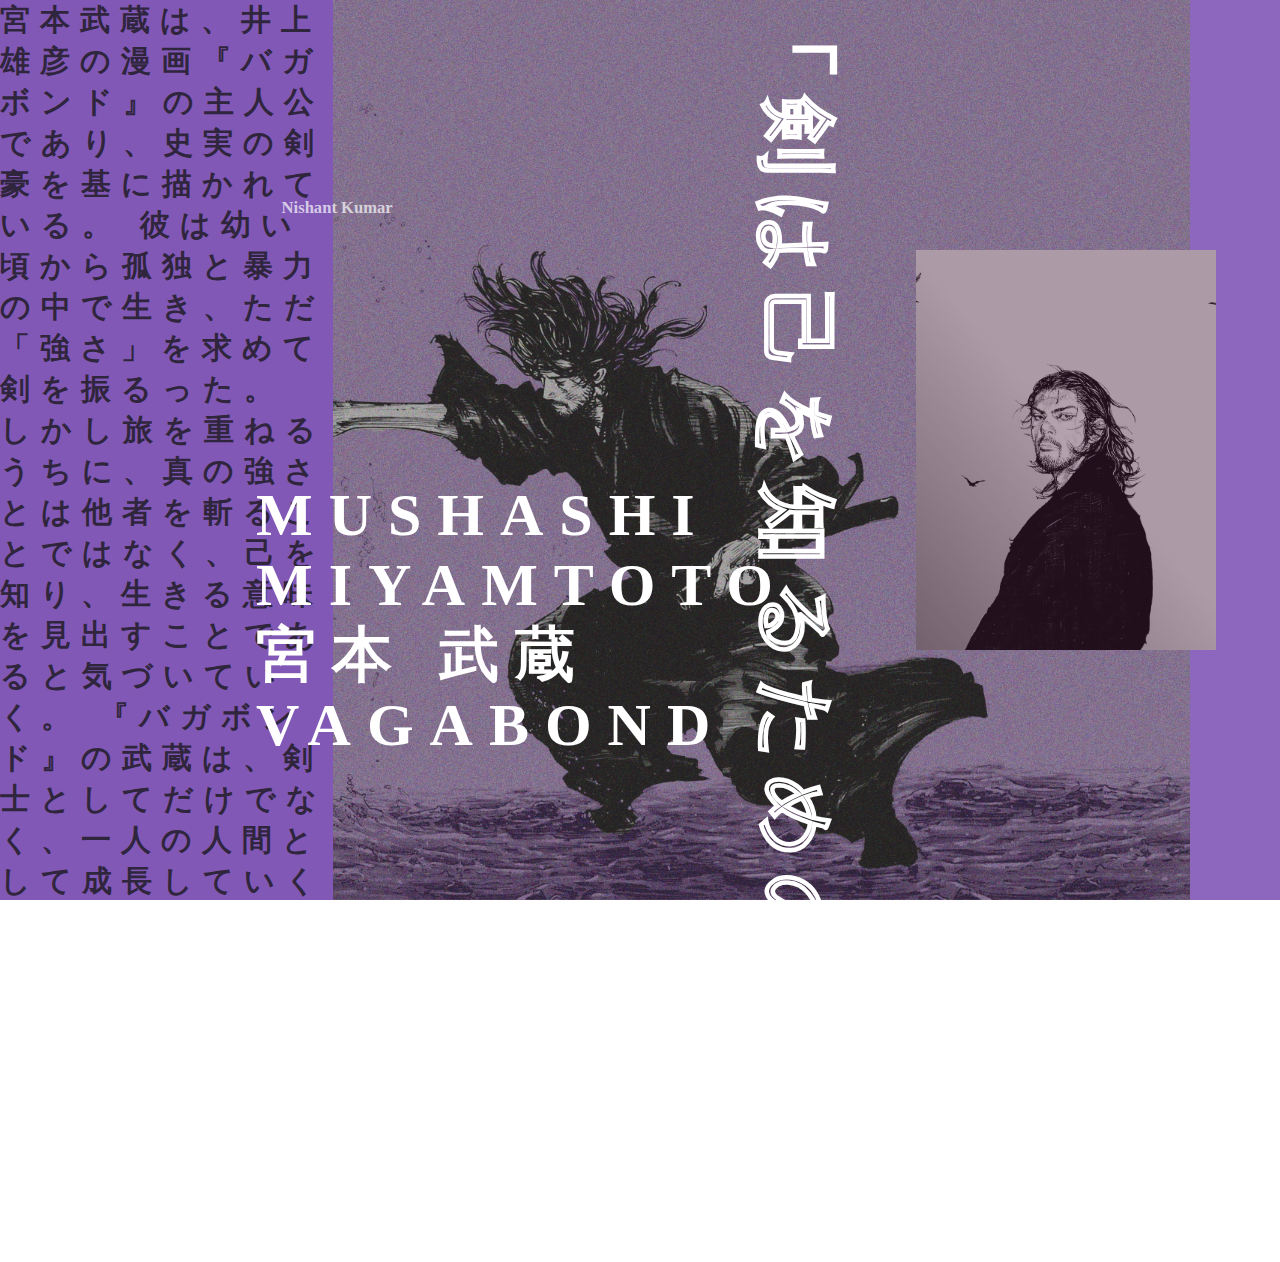
<file: LANDING PAGE/index.html>
<!DOCTYPE html>
<html lang="en">
<head>
    <meta charset="UTF-8">
    <meta name="viewport" content="width=device-width, initial-scale=1.0">
    <title>Document</title>
    <link rel="stylesheet" href="style.css">
</head>
<body>
    <div id="main">
        <div id="nav">
            <h5>Nishant Kumar</h5>
        </div>
        <div id="p1">
            <div id="text1">
                <h2>宮本武蔵は、井上雄彦の漫画『バガボンド』の主人公であり、史実の剣豪を基に描かれている。
彼は幼い頃から孤独と暴力の中で生き、ただ「強さ」を求めて剣を振るった。
しかし旅を重ねるうちに、真の強さとは他者を斬ることではなく、己を知り、生きる意味を見出すことであると気づいていく。
『バガボンド』の武蔵は、剣士としてだけでなく、一人の人間として成長していく姿が描かれている。</h2>
            </div>
        </div>
        <div id="p2">
            <div id="overlay"></div>
        </div>
        <div id="p3"></div>
        <div id="text">
            <h1>MUSHASHI MIYAMTOTO</h1>
            <h1>宮本 武蔵</h1>
            <h1>VAGABOND</h1>
        </div>
        <div id="small">
            <div id="over2"></div>
        </div>
        <div id="v">
            <h1>「剣は己を知るための道具だ</h1>
        </div>
    </div>
</body>
</html>
</file>
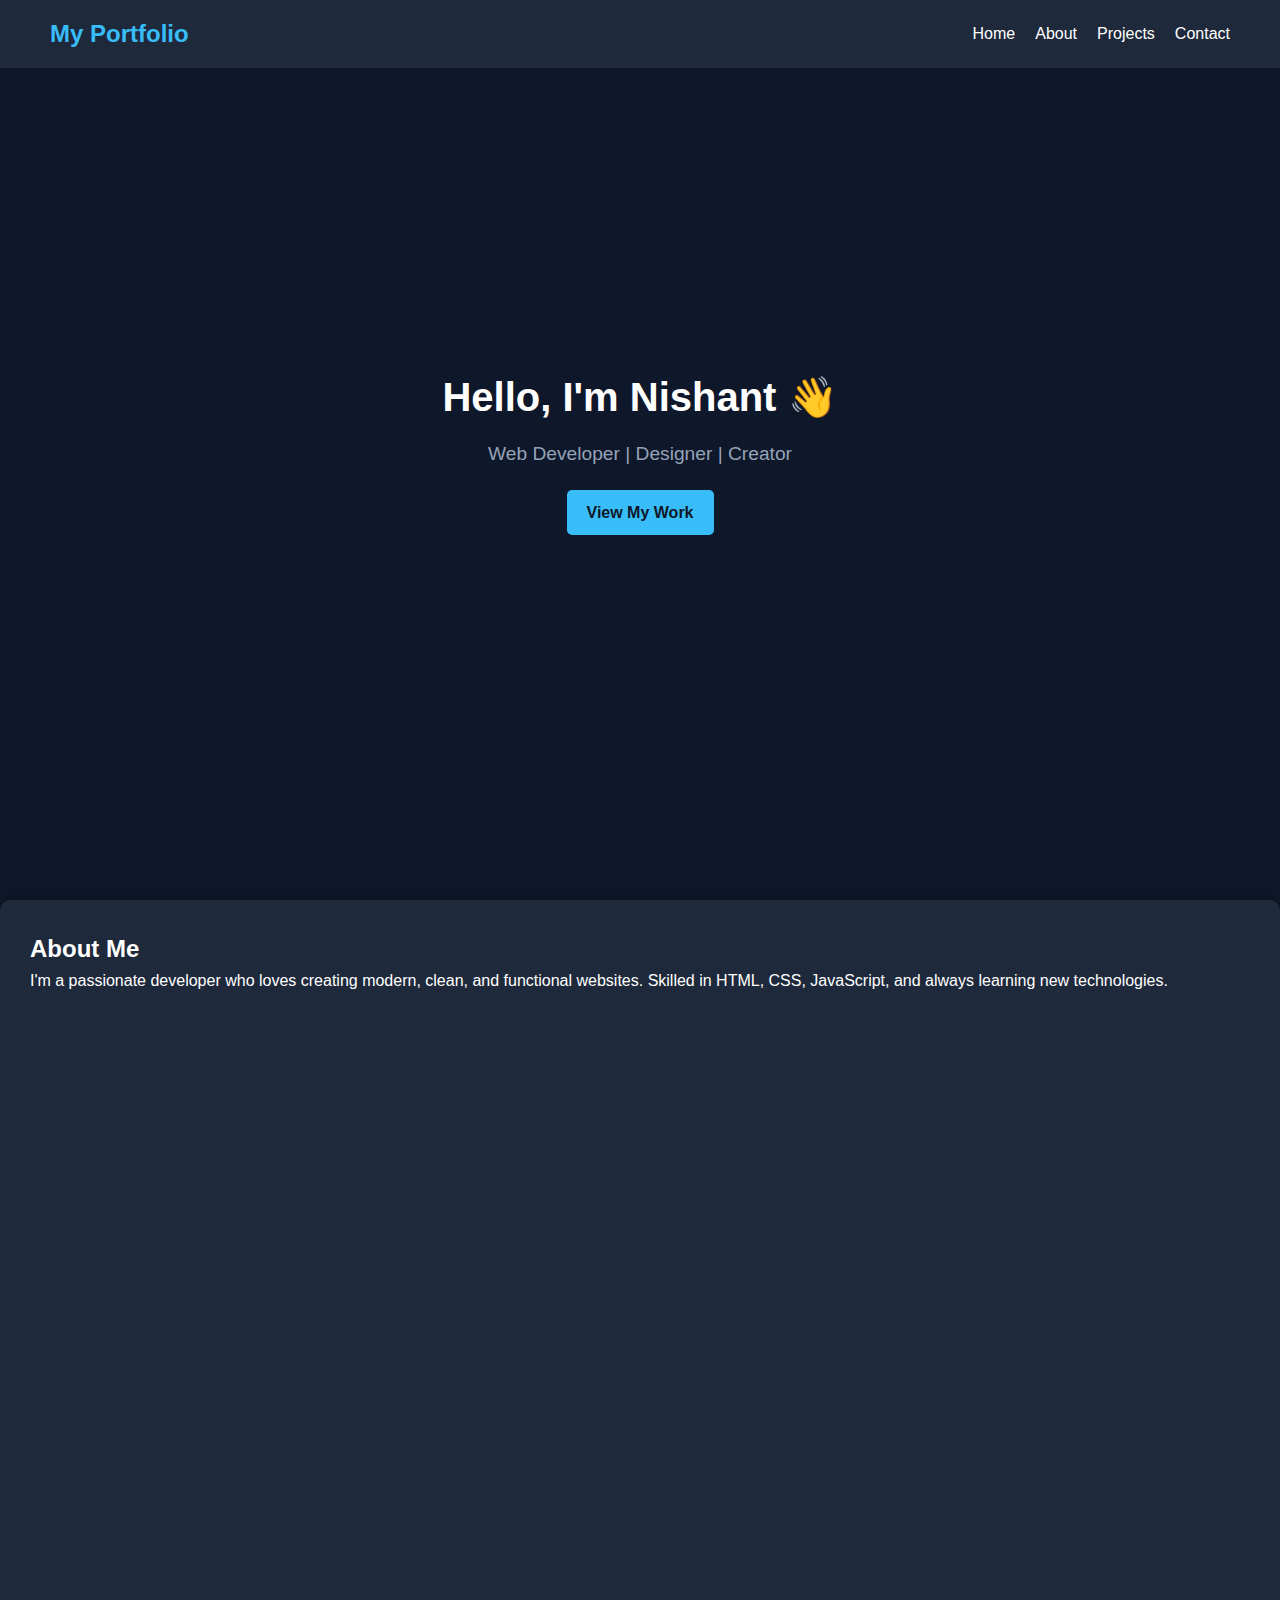
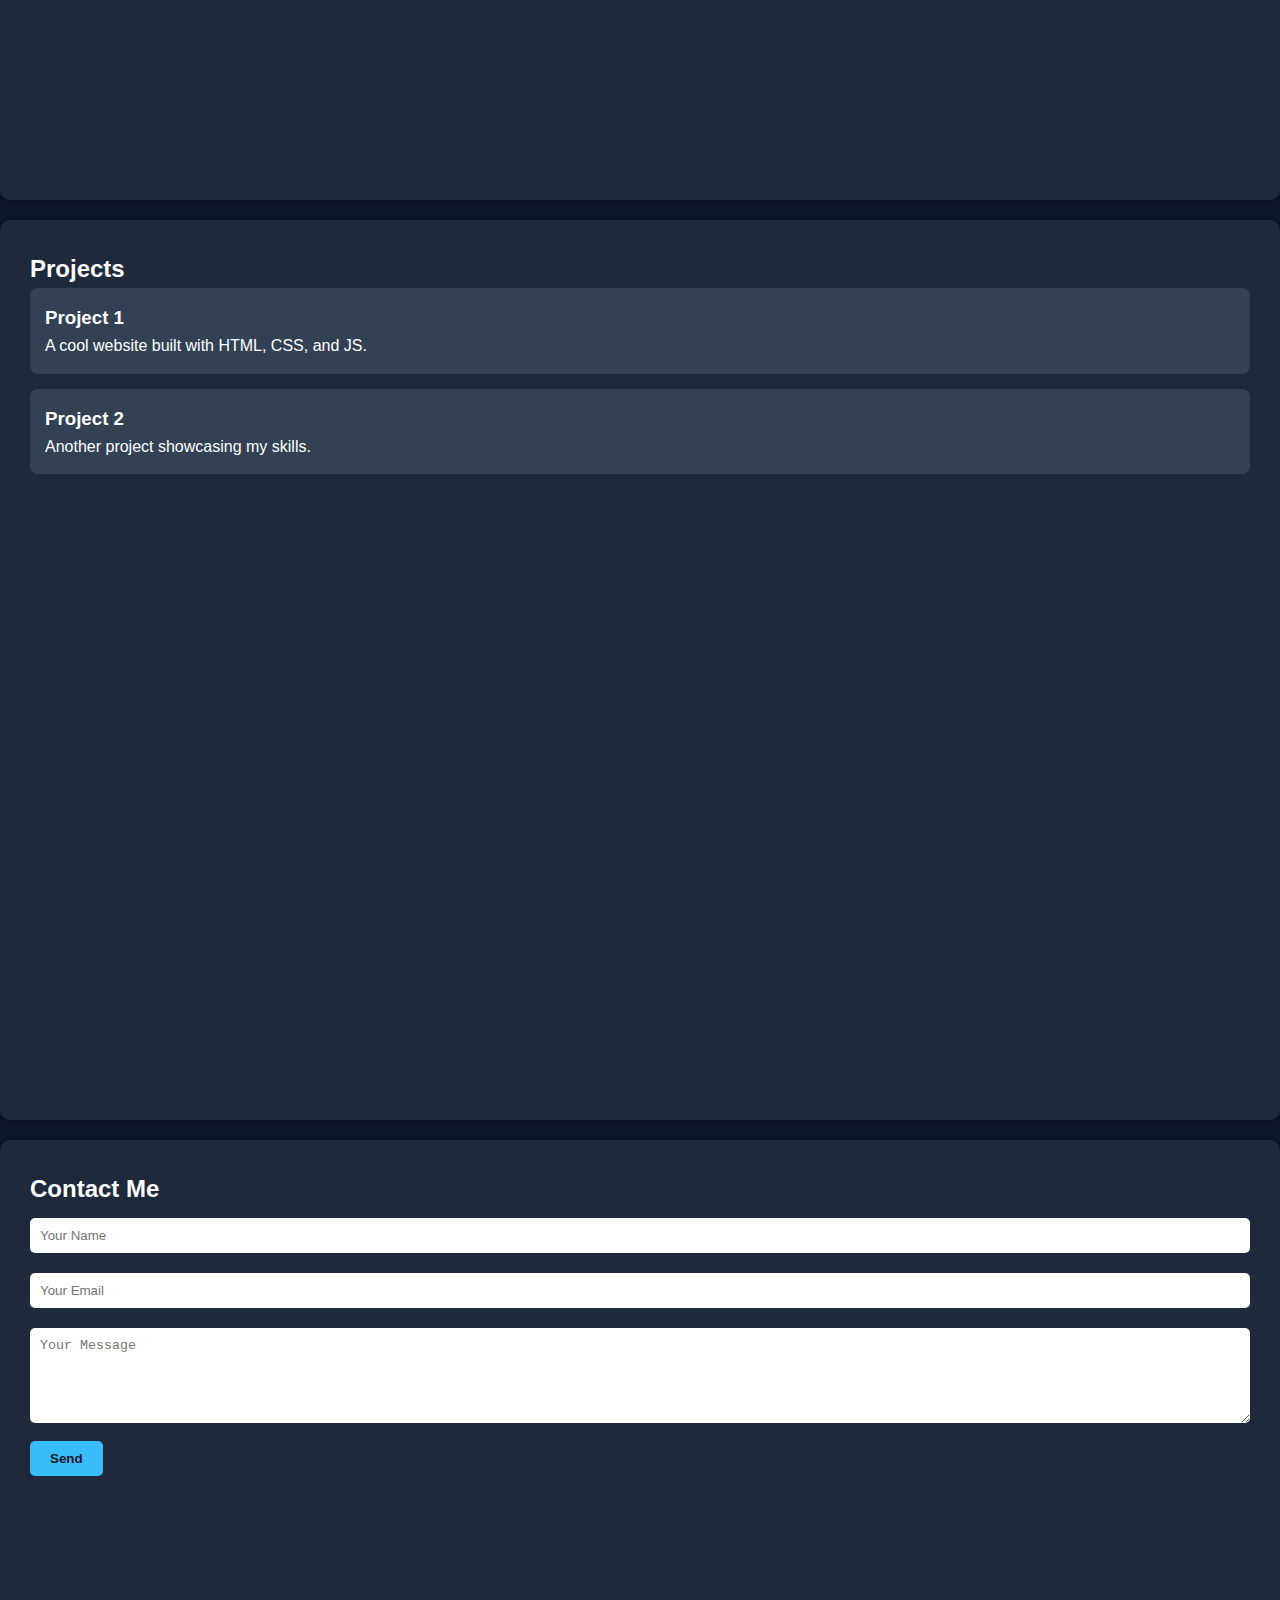
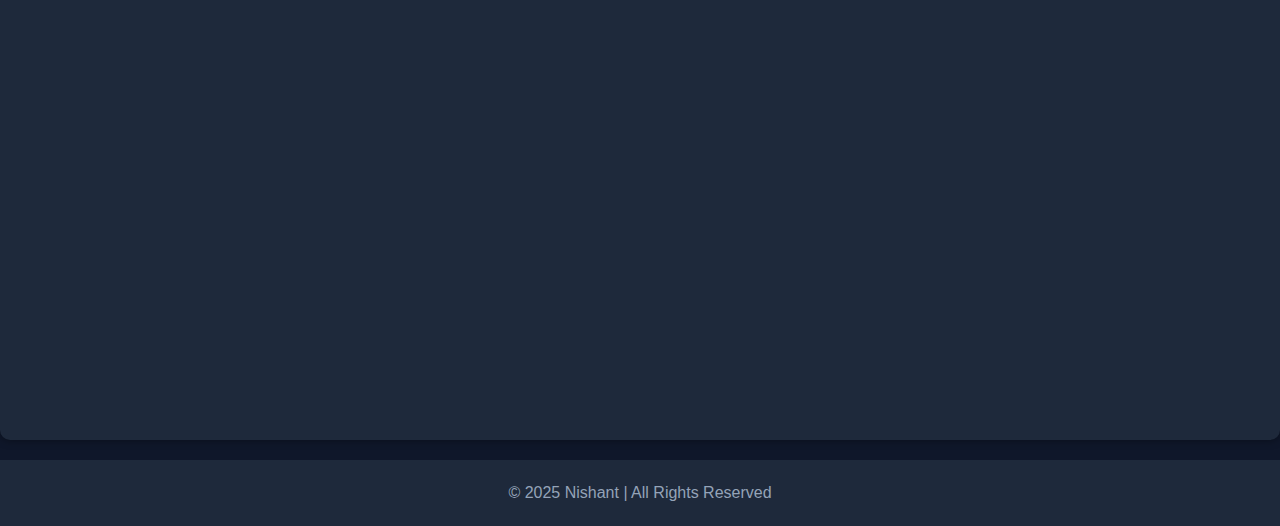
<file: portfolio/index.html>
<!DOCTYPE html>
<html lang="en">
<head>
  <meta charset="UTF-8">
  <meta name="viewport" content="width=device-width, initial-scale=1.0">
  <title>My Portfolio</title>
  <link rel="stylesheet" href="style.css">
</head>
<body>
  <header>
    <h1>My Portfolio</h1>
    <nav>
      <ul>
        <li><a href="#hero">Home</a></li>
        <li><a href="#about">About</a></li>
        <li><a href="#projects">Projects</a></li>
        <li><a href="#contact">Contact</a></li>
      </ul>
    </nav>
  </header>

  <!-- Hero Section -->
  <section id="hero" class="hero">
    <h2>Hello, I'm Nishant 👋</h2>
    <p>Web Developer | Designer | Creator</p>
    <a href="#projects" class="btn">View My Work</a>
  </section>

  <!-- About Section -->
  <section id="about" class="about">
    <h2>About Me</h2>
    <p>
      I'm a passionate developer who loves creating modern, clean, and functional websites.
      Skilled in HTML, CSS, JavaScript, and always learning new technologies.
    </p>
  </section>

  <!-- Projects Section -->
  <section id="projects" class="projects">
    <h2>Projects</h2>
    <div class="project">
      <h3>Project 1</h3>
      <p>A cool website built with HTML, CSS, and JS.</p>
    </div>
    <div class="project">
      <h3>Project 2</h3>
      <p>Another project showcasing my skills.</p>
    </div>
  </section>

  <!-- Contact Section -->
  <section id="contact" class="contact">
    <h2>Contact Me</h2>
    <form id="contactForm">
      <input type="text" placeholder="Your Name" required>
      <input type="email" placeholder="Your Email" required>
      <textarea placeholder="Your Message" rows="5" required></textarea>
      <button type="submit">Send</button>
    </form>
  </section>

  <footer>
    <p>&copy; 2025 Nishant | All Rights Reserved</p>
  </footer>

  <script src="script.js"></script>
</body>
</html>
</file>
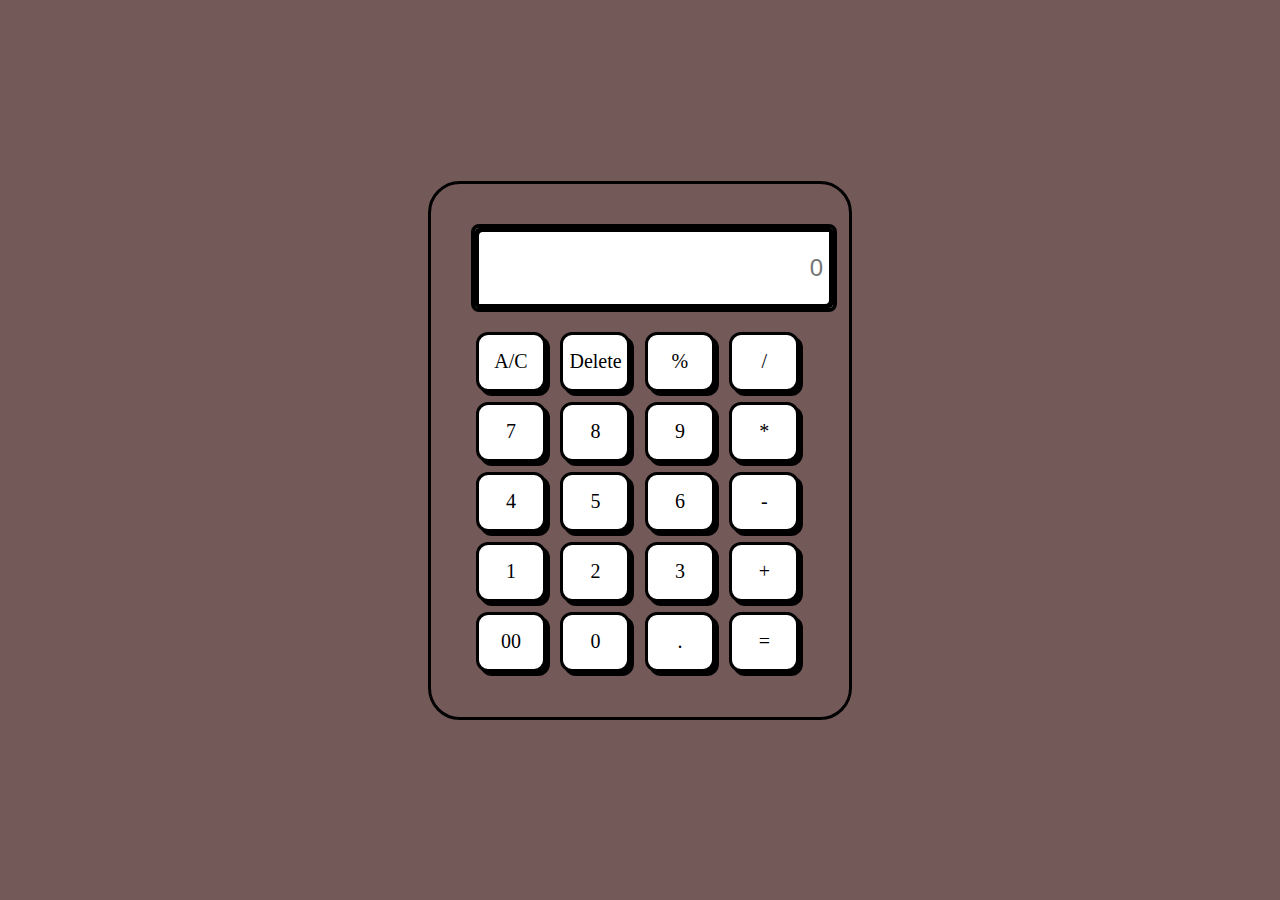
<file: calculator/my calculator/my calculator.html>
<!DOCTYPE html>
<html lang="en">
<head>
    <meta charset="UTF-8">
    <meta name="viewport" content="width=device-width, initial-scale=1.0">
    <title>Basic Calculator</title>
    <link rel="stylesheet" href="style.css">
</head>
<body>
    <div class="container">
        <input type="text" placeholder="0" id="input">
        <div>
            <button class="operator">A/C</button>
            <button class="operator">Delete</button>
            <button class="operator">%</button>
            <button class="operator">/</button>
        </div>
        <div>
            <button>7</button>
            <button>8</button>
            <button>9</button>
            <button class="operator">*</button>
        </div>
        <div>
            <button>4</button>
            <button>5</button>
            <button>6</button>
            <button class="operator">-</button>
        </div>
        <div>
            <button>1</button>
            <button>2</button>
            <button>3</button>
            <button class="operator">+</button>
        </div>
        <div>
            <button>00</button>
            <button>0</button>
            <button>.</button>
            <button class="eq">=</button>
        </div>

    </div>
    <script src="script.js"></script>
</body>
</html>
</file>
<file: LANDING PAGE/style.css>
*{
    margin: 0;
    padding: 0;
    box-sizing: border-box;
}
html,body{
    height: 100%;
    width:100%;
    overflow: hidden;
}
#main{
    height: 100%;
    width: 100%;
    background-color: rgb(129, 88, 182);
    display: flex;
}
#p1{
    height: 100%;
    width:26%;
    /*background-color:red ;*/
}
#p2{
    height: 100%;
    width:67%;
    /*background-color:aqua;*/
    background-image: url(musashi.jpeg);
    background-size: cover;
    background-position: center;
}
#p3{
    height: 100%;
    width:7%;
    background-color: rgb(141, 103, 190);
}
#overlay{
    height: 100%;
    width:100%;
    background-color: #77727248;
}
#text{
    height: 300px;
    width: 400px;
    position: absolute;
    /*background-color: blue;*/
    left: 20%;
    letter-spacing: 1rem;
    top: 70%;
    transform: translate(0,-50%);
}
#text h1{
    font-size: 60px;
    font-weight: 900;
    line-height: 70px;
    color: rgb(255, 255, 255);
    z-index: 9;
}
#small{
    height: 400px;
    width: 300px;
    background-color: red;
    background-image: url(m2.jpeg);
    background-size: cover;
    background-position: center;
    position: absolute;
    top: 50%;
    right: 5%;
    transform: translate(0,-50%);
}
#over2{
    height: 100%;
    width:100%;
    background-color: #4d23406c;
}
#v{
    position: absolute;
    right: -65%;
    z-index: 10;
    transform-origin: 0% 0%;
    transform: rotate(90deg);
}
#v h1{
    font-size: 80px;
    font-weight: 900;
    letter-spacing: 1rem;
    color: transparent;
    -webkit-text-stroke-width: 2px;
    -webkit-text-stroke-color: #fff;
}
#nav{
    position: absolute;
    display: flex;
    font-size: 20px;
    color: #ffffffb2;
    justify-content: space-between;
    align-items: center;
    left:22%;
    top:22%;
}
#text1{
    font-size: 20px;
    font-weight: 600;
    color: #141414c4;
    position: relative;
    letter-spacing: 10px;
}
</file>
<file: calculator/my calculator/style.css>
body {
  margin: 0;
  padding: 0;
  background: #745959;
  font-family: 'Kosugi Maru', sans-serif;
  display: flex;
  justify-content: center;
  align-items: center;
  height: 100vh;
}
.container{
  border: 3px solid black;
  padding: 40px;
  border-radius: 2rem;
}
.manga-frame {
  border: 8px solid black;
  padding: 20px;
  background: rgb(185, 181, 181);
  box-shadow: 8px 8px 0 black;
  max-width: 350px;
  width: 100%;
  border-radius: 12px;
  position: relative;
}


.title {
  font-family: 'Permanent Marker', cursive;
  text-align: center;
  margin-bottom: 15px;
  font-size: 28px;
  color: black;
  text-shadow: 2px 2px 0 #ffea00, -2px -2px 0 #ffea00;
}

.container input {
  width: 100%;
  height: 60px;
  font-size: 24px;
  text-align: right;
  padding: 10px;
  border: 4px solid black;
  margin-bottom: 15px;
  border-radius: 8px;
  font-family: 'Kosugi Maru', sans-serif;
  box-shadow: inset -4px -4px 0 #000, inset 4px 4px 0 #000;
}

.container button {
  width: 70px;
  height: 60px;
  margin: 5px;
  font-size: 20px;
  border: 3px solid black;
  background: white;
  border-radius: 12px;
  cursor: pointer;
  font-family: 'Permanent Marker', cursive;
  box-shadow: 4px 4px 0 black;
  transition: all 0.1s ease-in;
  position: relative;
}

.container button:active {
  transform: translate(3px, 3px);
  box-shadow: 1px 1px 0 black;
}

.operator {
  background: #ffea00;
}

.eq {
  background: #ff4b4b;
  color: rgb(0, 0, 0);
}
</file>
<file: portfolio/style.css>
/* Reset */
* {
  margin: 0;
  padding: 0;
  box-sizing: border-box;
}

body {
  font-family: Arial, sans-serif;
  line-height: 1.6;
  color: #fff;
  background-color: #0f172a;
}

header {
  position: fixed;
  width: 100%;
  top: 0;
  left: 0;
  background: #1e293b;
  padding: 15px 50px;
  display: flex;
  justify-content: space-between;
  align-items: center;
  z-index: 1000;
}

header h1 {
  font-size: 1.5rem;
  color: #38bdf8;
}

nav ul {
  display: flex;
  list-style: none;
}

nav ul li {
  margin-left: 20px;
}

nav ul li a {
  color: #fff;
  text-decoration: none;
  font-size: 1rem;
  transition: color 0.3s;
}

nav ul li a:hover {
  color: #38bdf8;
}

section {
  padding: 100px 50px;
  min-height: 100vh;
}

.hero {
  display: flex;
  flex-direction: column;
  justify-content: center;
  align-items: center;
  text-align: center;
}

.hero h2 {
  font-size: 2.5rem;
  margin-bottom: 10px;
}

.hero p {
  font-size: 1.2rem;
  margin-bottom: 20px;
  color: #94a3b8;
}

.btn {
  background: #38bdf8;
  color: #0f172a;
  padding: 10px 20px;
  border-radius: 5px;
  text-decoration: none;
  font-weight: bold;
  transition: 0.3s;
}

.btn:hover {
  background: #0ea5e9;
}

.about, .projects, .contact {
  background: #1e293b;
  margin-bottom: 20px;
  border-radius: 10px;
  padding: 30px;
  box-shadow: 0px 0px 10px rgba(0,0,0,0.4);
}

.projects .project {
  background: #334155;
  padding: 15px;
  margin-bottom: 15px;
  border-radius: 8px;
}

footer {
  background: #1e293b;
  text-align: center;
  padding: 20px;
  color: #94a3b8;
}

form input, form textarea {
  width: 100%;
  padding: 10px;
  margin: 10px 0;
  border: none;
  border-radius: 5px;
}

form button {
  background: #38bdf8;
  color: #0f172a;
  border: none;
  padding: 10px 20px;
  border-radius: 5px;
  cursor: pointer;
  font-weight: bold;
}

form button:hover {
  background: #0ea5e9;
}
</file>
